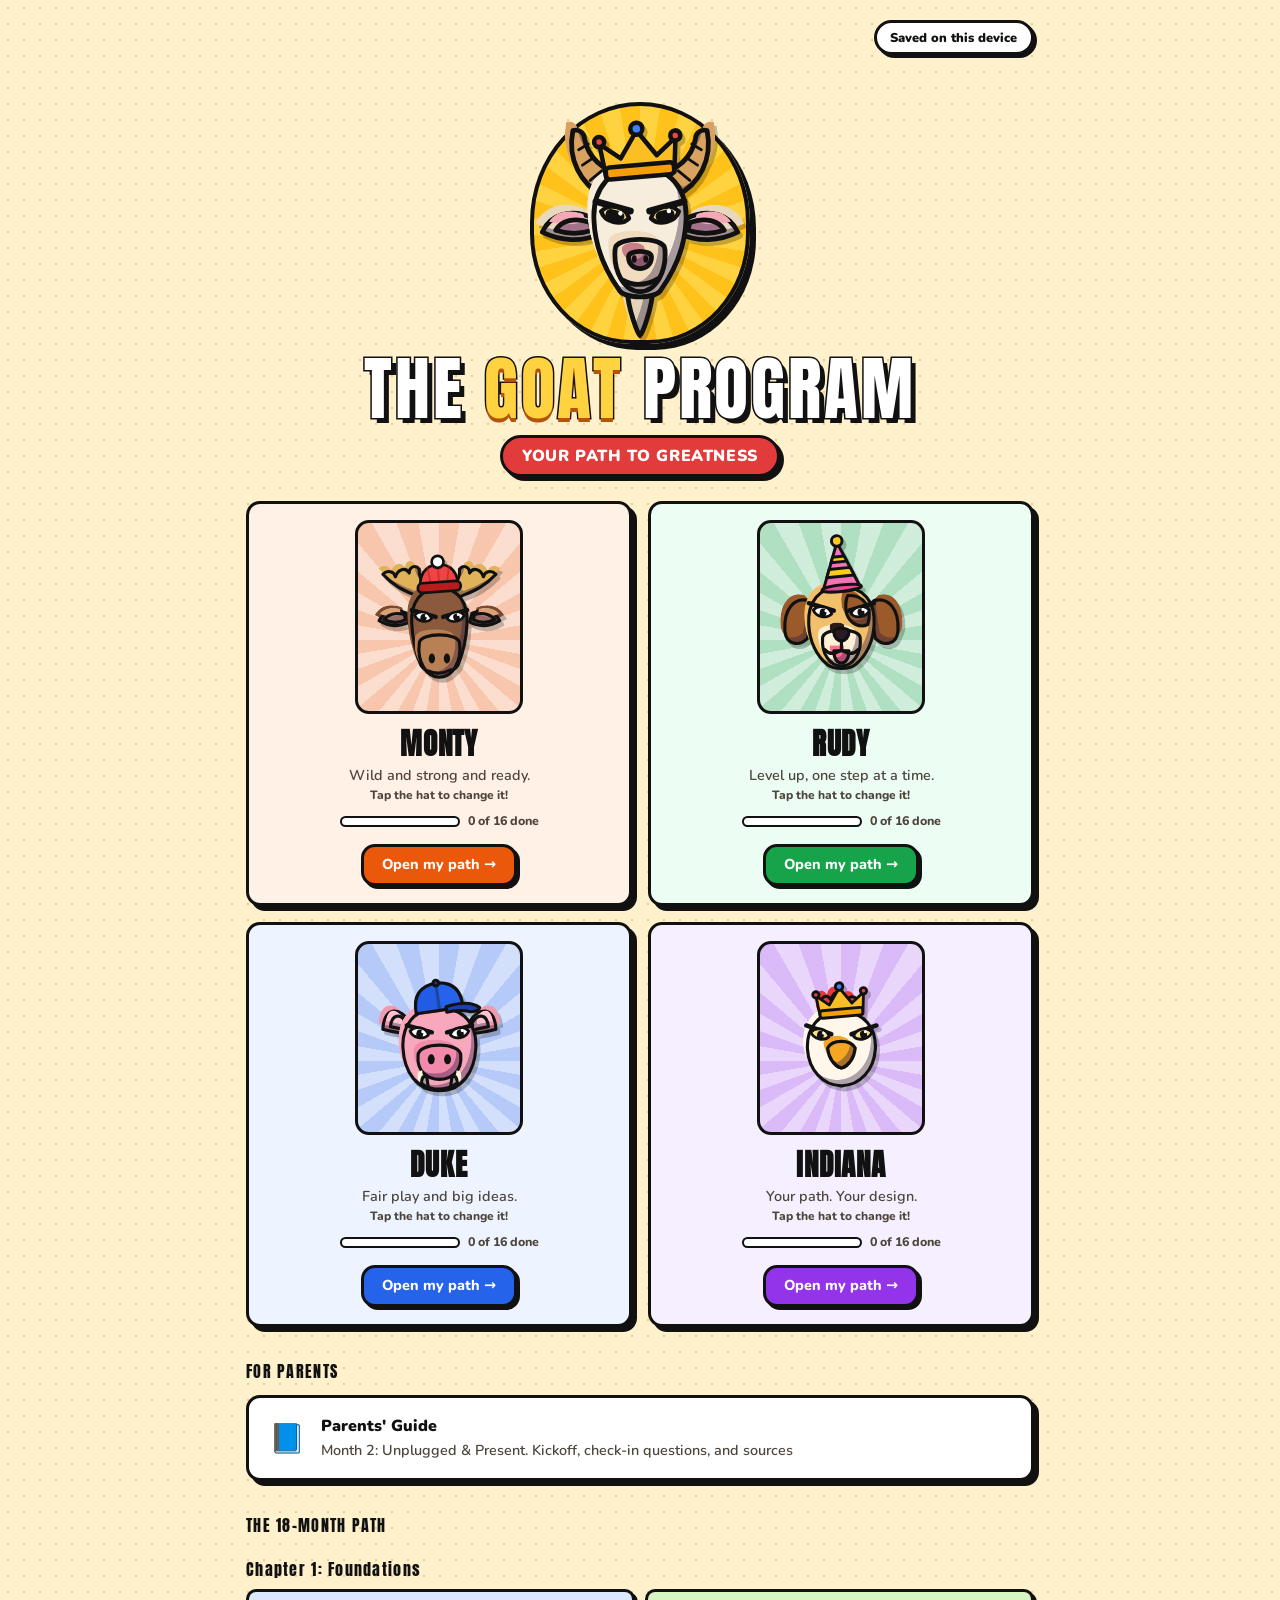
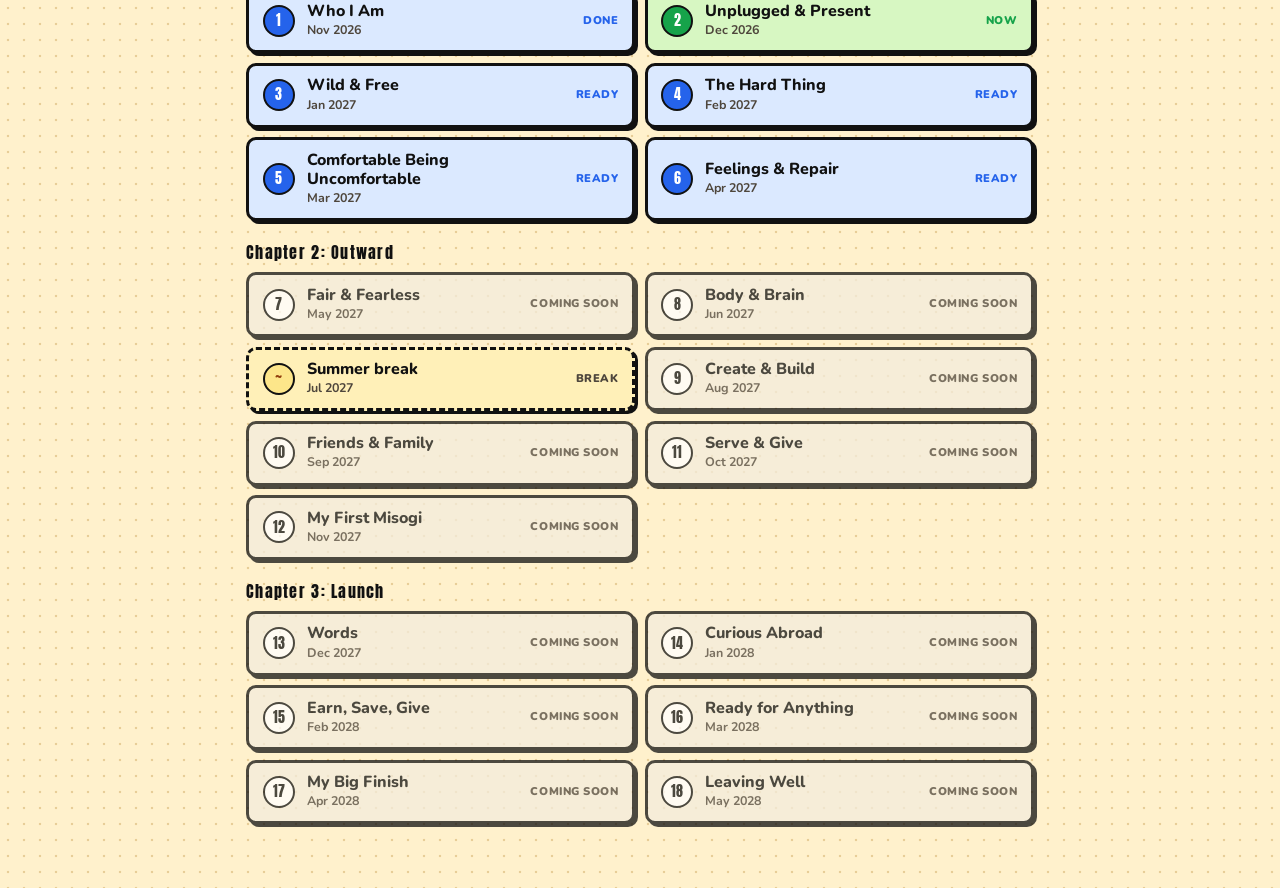
<file: index.html>
<!DOCTYPE html>
<html lang="en" data-theme="light">
<head>
  <meta charset="UTF-8" />
  <meta name="viewport" content="width=device-width, initial-scale=1.0" />
  <title>The Goat Program</title>
  <link rel="preconnect" href="https://fonts.googleapis.com">
  <link rel="preconnect" href="https://fonts.gstatic.com" crossorigin>
  <link href="https://fonts.googleapis.com/css2?family=Anton&family=Nunito:wght@400;600;700;800;900&display=swap" rel="stylesheet">
  <link rel="stylesheet" href="styles.css" />
</head>
<body>
  <div class="wrap" id="app"></div>
  <script src="data.js"></script>
  <script src="month-01.js"></script>
  <script src="month-02.js"></script>
  <script src="month-03.js"></script>
  <script src="month-04.js"></script>
  <script src="month-05.js"></script>
  <script src="month-06.js"></script>
  <script src="scriptures.js"></script>
  <script src="mascots.js"></script>
  <script src="progress.js"></script>
  <script>
    const C = window.CURRICULUM;
    const MONTHS = window.MONTHS;
    const app = document.getElementById('app');

    const parseDate = s => new Date(s + 'T00:00:00');
    const today = () => {
      const override = new URLSearchParams(location.search).get('today');
      return override ? parseDate(override) : new Date(new Date().toDateString());
    };
    const fmtDay = s => parseDate(s).toLocaleDateString('en-US', { weekday: 'long', month: 'short', day: 'numeric' });

    function monthState(m) {
      const t = today();
      if (t < parseDate(m.start)) return 'before';
      if (t > parseDate(m.end)) return 'after';
      return 'during';
    }

    function currentMonthNum() {
      const t = today();
      const started = Object.values(MONTHS).filter(m => t >= parseDate(m.start)).map(m => m.n);
      return started.length ? Math.max(...started) : 1;
    }

    function currentWeek(m) {
      const t = today();
      return m.weeks.find(w => t >= parseDate(w.start) && t <= parseDate(w.end))?.n ?? null;
    }

    const BRANCH_COLOR = C.branchColors;
    const esc = t => String(t).replace(/[&<>]/g, ch => ({ '&': '&amp;', '<': '&lt;', '>': '&gt;' }[ch]));

    const normRef = r => String(r).replace(/[–—]/g, '-').replace(/^Doctrine and Covenants/, 'D&C').trim();

    function scriptureBoxes(m) {
      const S = window.SCRIPTURES || {};
      return m.scriptures.map(s => {
        let text = S[normRef(s.ref)] || s.note;
        if (S[normRef(s.ref)]) {
          text = text.replace(/[:;,]\s*$/, '…');
          if (/^[a-z]/.test(text)) text = '…' + text;
        }
        return `<figure class="scripture${S[normRef(s.ref)] ? '' : ' no-text'}"><blockquote>${esc(text)}</blockquote><figcaption>${esc(s.ref)}</figcaption></figure>`;
      }).join('');
    }

    function wisdomHtml(m) {
      const cards = WisdomCards.html(m);
      if (!cards) return '';
      return `<h3 style="margin-top:1rem">The wisdom behind this month</h3>
        <p class="muted" style="font-size:0.9rem">Tap a card to flip it.</p>${cards}`;
    }

    function heroHtml(m) {
      const h = m.hero;
      if (!h) return '';
      return `
        <div class="hero-card ${h.art && window.Hero && Hero.has(h.art) ? 'has-art' : ''}">
          ${h.art && window.Hero && Hero.has(h.art) ? `<div class="hero-art-wrap">${Hero.svg(h.art)}</div>` : ''}
          <div class="hero-text">
            <div class="label">Hero of the month</div>
            <div class="title">${esc(h.name)} <span class="muted">${esc(h.source || '')}</span></div>
            <p>${esc(h.lesson)}</p>
            ${h.quote ? `<div class="t-quote">“${esc(h.quote)}”<span>${esc(h.quoteBy || '')}</span></div>` : ''}
          </div>
        </div>`;
    }

    function roadmapHtml(cur) {
      return C.chapters.map(ch => `
        <div class="chapter-title">${ch.title}</div>
        <div class="roadmap">
          ${C.roadmap.filter(r => r.ch === ch.id).map(r => {
            if (r.isBreak) return `
              <div class="rm-item break"><div class="num">~</div><div><div class="name">${r.theme}</div><div class="when">${r.when}</div></div><div class="tag">Break</div></div>`;
            const m = MONTHS[r.n];
            const tag = !m ? 'Coming soon' : (r.n === cur ? 'Now' : (monthState(m) === 'before' ? 'Ready' : 'Done'));
            const cls = !m ? 'soon' : (r.n === cur ? 'live' : 'ready');
            return `
              <div class="rm-item ${cls}">
                <div class="num">${r.n}</div>
                <div><div class="name">${r.theme}</div><div class="when">${r.when}</div></div>
                <div class="tag">${tag}</div>
              </div>`;
          }).join('')}
        </div>`).join('');
    }

    function bannerText(m, state) {
      if (state === 'before') return `Month ${m.n} starts on ${fmtDay(m.start)}. Take a look around so you know what's coming!`;
      if (state === 'after') return `Month ${m.n} has wrapped up. Finish anything that's left.`;
      return '';
    }

    function heroSay(k, m, state, cw) {
      if (state === 'before') return `Hi ${k.name}! Month ${m.n} starts ${parseDate(m.start).toLocaleDateString('en-US', { month: 'short', day: 'numeric' })}. Look around and see what's coming.`;
      if (state === 'after') return `Great month, ${k.name}! Finish anything left, then get ready for what's next.`;
      const w = m.weeks.find(x => x.n === cw);
      return w ? `Week ${w.n}: ${w.title}. You've got this, ${k.name}!` : `Keep going, ${k.name}!`;
    }

    function kidTasksFor(kidId, n) {
      const M = MONTHS[n];
      return { M, k: { ...C.kids[kidId], ...M.kids[kidId] } };
    }

    function weekTotals(kidId, n, w) {
      const { M, k } = kidTasksFor(kidId, n);
      const tasks = k.weeks[w.n];
      const need = (k.menu && tasks.length >= 4) ? Math.min(3, tasks.length) : tasks.length;
      let ticked = 0;
      tasks.forEach((t, i) => { if (Progress.isDone(`${kidId}|m${n}w${w.n}t${i}`)) ticked++; });
      let total = need, done = Math.min(ticked, need);
      if (M.checkins[w.n - 1]) { total++; if (Progress.isDone(`${kidId}|m${n}w${w.n}ci`)) done++; }
      return { done, total };
    }

    function monthTotals(kidId, n) {
      let done = 0, total = 0;
      MONTHS[n].weeks.forEach(w => { const t = weekTotals(kidId, n, w); done += t.done; total += t.total; });
      return { done, total };
    }

    function progressBar(kidId, n) {
      return `<div class="mini-progress" data-bar="month" data-kid="${kidId}" data-month="${n}"><div class="bar"><i></i></div><span></span></div>`;
    }

    function updateBars() {
      document.querySelectorAll('[data-bar="month"]').forEach(el => {
        const t = monthTotals(el.dataset.kid, Number(el.dataset.month));
        el.querySelector('i').style.width = (t.total ? Math.round(100 * t.done / t.total) : 0) + '%';
        el.querySelector('span').textContent = `${t.done} of ${t.total} done`;
      });
      document.querySelectorAll('[data-bar="week"]').forEach(el => {
        const w = MONTHS[Number(el.dataset.month)].weeks.find(x => x.n === Number(el.dataset.week));
        const t = weekTotals(el.dataset.kid, Number(el.dataset.month), w);
        el.textContent = `${t.done}/${t.total}`;
        el.classList.toggle('complete', t.total > 0 && t.done >= t.total);
      });
    }

    function renderHome() {
      document.title = C.programName;
      const cur = currentMonthNum();
      app.innerHTML = `
        <div class="home-sync">${Progress.barHtml()}</div>
        <header class="hero">
          <div class="hero-goat">${Mascot.svg('goat')}</div>
          <h1 class="title">The <span>Goat</span> Program</h1>
          <p class="tagline">Your path to Greatness</p>
        </header>

        <div class="kid-cards">
          ${Object.values(C.kids).map(k => `
            <a class="kid-card" href="#/kid/${k.id}" style="--accent:${k.accent}; --k-soft:${k.soft}">
              <div class="mascot-wrap">${Mascot.svg(k.id)}</div>
              <h2>${k.name}</h2>
              <p>${k.tagline}</p>
              <div class="hat-hint">Tap the hat to change it!</div>
              ${progressBar(k.id, cur)}
              <div class="go">Open my path →</div>
            </a>`).join('')}
        </div>

        <div class="section-title">For parents</div>
        <a class="guide-card" href="${C.guideUrl}?month=${cur}" data-month="${cur}">
          <span class="emoji">📘</span>
          <div><strong>Parents' Guide</strong><span>Month ${cur}: ${MONTHS[cur].title}. Kickoff, check-in questions, and sources</span></div>
        </a>

        <div class="section-title">The 18-month path</div>
        ${roadmapHtml(cur)}
      `;
    }

    function renderKid(id, monthNum) {
      const base = C.kids[id];
      if (!base) { location.hash = '#/'; return; }
      const n = MONTHS[monthNum] ? monthNum : currentMonthNum();
      const M = MONTHS[n];
      const k = { ...base, ...M.kids[id] };
      document.title = `${k.name} · ${C.programName}`;
      const state = monthState(M);
      const cw = currentWeek(M);
      const banner = bannerText(M, state);
      const ch = k.challenge;
      const extra = M.extra;

      const weekHtml = M.weeks.map(w => {
        const tasks = k.weeks[w.n];
        const pick = k.menu && tasks.length >= 4;
        return `
          <div class="week ${cw === w.n ? 'current' : ''}">
            <div class="week-head">
              <div class="week-num">${w.n}</div>
              <div><div class="t">${w.title}</div><div class="d">${w.dates}</div></div>
              ${w.step ? `<span class="step">${w.step}</span>` : ''}
              <span class="wk-count" data-bar="week" data-kid="${k.id}" data-month="${n}" data-week="${w.n}"></span>
              ${cw === w.n ? '<span class="now">This week</span>' : ''}
            </div>
            <div class="week-body">
              <div class="theme-line">${w.theme}</div>
              ${pick ? `<div class="pick-note">Pick any 3 of these ${tasks.length}. The last one is yours to make up.</div>` : ''}
              <ul class="tasks">
                ${tasks.map((t, i) => `
                  <li class="task">
                    <input type="checkbox" id="m${n}w${w.n}t${i}" data-field="${k.id}|m${n}w${w.n}t${i}" />
                    <label for="m${n}w${w.n}t${i}">${t}</label>
                  </li>`).join('')}
              </ul>
              ${(() => {
                const ci = M.checkins[w.n - 1];
                if (!ci) return '';
                return `<ul class="tasks tasks-ci">
                  <li class="task task-ci">
                    <input type="checkbox" id="m${n}w${w.n}ci" data-field="${k.id}|m${n}w${w.n}ci" />
                    <label for="m${n}w${w.n}ci"><b>Check-in with a parent${k.menu ? ' (your call)' : ''}</b><span>${ci.label} · ${ci.topic} · <a href="#" data-jump="checkins">see the questions</a></span></label>
                  </li>
                </ul>`;
              })()}
              <details class="family">
                <summary>Family extras (optional)</summary>
                <ul>${w.family.map(f => `<li>${f}</li>`).join('')}</ul>
              </details>
            </div>
          </div>`;
      }).join('');

      app.style.setProperty('--accent', k.accent);
      app.style.setProperty('--soft', k.soft);

      app.innerHTML = `
        <div class="topbar">
          <a class="back" href="#/">← Everyone</a>
          ${Progress.barHtml()}
          <a class="guide-link" href="${C.guideUrl}?month=${n}" data-month="${n}">📘 Parents' Guide</a>
        </div>

        <div class="kid-hero">
          <div class="hero-mascot">${Mascot.svg(k.id)}</div>
          <div class="bubble">
            <h1>${k.name}'s Path</h1>
            <p class="say">${heroSay(k, M, state, cw)}</p>
            ${progressBar(k.id, n)}
            <p class="hat-line">Tap my hat to change it! Now wearing: <span data-hat-name="${k.id}">${Mascot.hatName(k.id)}</span></p>
          </div>
        </div>

        <div class="months" role="tablist">
          ${C.roadmap.filter(r => !r.isBreak).map(r => MONTHS[r.n]
            ? `<a class="chip ${r.n === n ? 'active' : ''}" href="#/kid/${k.id}/${r.n}" role="tab" aria-selected="${r.n === n}">Month ${r.n}</a>`
            : `<button class="chip disabled" disabled title="Coming soon">Month ${r.n} · soon</button>`).join('')}
        </div>

        ${banner ? `<div class="banner now">${banner}</div>` : ''}

        <nav class="nav">
          <a href="#" data-jump="idea">The big idea</a>
          <a href="#" data-jump="schedule">Schedule</a>
          <a href="#" data-jump="challenge">Challenge</a>
          <a href="#" data-jump="checkins">Check-ins</a>
          <a href="#" data-jump="extra">${extra.navLabel}</a>
          <a href="#" data-jump="badge">Badge</a>
        </nav>

        <section class="card" id="idea">
          <h2>Month ${n}: ${M.title}</h2>
          <p class="big-idea">${M.principle}</p>
          <div class="ideas">
            ${M.ideas.map(i => `<div class="idea"><strong>${i.title}</strong>${i.text}</div>`).join('')}
          </div>
          <h3>Scriptures to explore</h3>
          <div class="scripture-grid">${scriptureBoxes(M)}</div>
          <div class="two">
            <div class="mini"><div class="label">Read together</div><div class="title">${M.familyRead.title}</div><div class="muted">${M.familyRead.by}. ${M.familyRead.note}</div></div>
            <div class="mini"><div class="label">Your book</div><div class="title">${k.book.title}</div><div class="muted">${k.book.by}. ${k.book.alt}</div></div>
            <div class="mini"><div class="label">Movie night</div><div class="title">${M.movie.title} (${M.movie.rating})</div><div class="muted">${M.movie.note}</div></div>
          </div>
        </section>

        <section id="schedule">
          <div class="section-title">Your schedule · ${M.dates}</div>
          ${weekHtml}
        </section>

        <section class="card challenge" id="challenge">
          <h2>Your challenge: ${ch.name}</h2>
          <dl>
            <div><dt>What you'll do</dt><dd>${ch.what}</dd></div>
            <div><dt>How long</dt><dd>${ch.length}</dd></div>
            <div><dt>The stretch</dt><dd>${ch.stretch}</dd></div>
            <div><dt>When</dt><dd>${ch.date}</dd></div>
          </dl>
        </section>

        <section class="card" id="checkins">
          <h2>Check-ins with a parent</h2>
          <p class="muted">Just the two of you, about 10–15 minutes. These are questions to think about. There are no wrong answers.</p>
          ${M.checkins.map(c => `
            <details class="checkin">
              <summary>${c.n}. ${c.topic}<span>${c.label}</span></summary>
              <ul>${c.questions.map(q => `<li>${q}</li>`).join('')}</ul>
            </details>`).join('')}
        </section>

        <section class="card" id="extra">
          <h2>${extra.title}</h2>
          <p class="muted" style="margin-bottom:0.4rem">${extra.when}</p>
          <p>${extra.text}</p>
        </section>

        <section class="card" id="badge">
          <h2>🏅 Earn ${M.badge}</h2>
          <ul class="tasks">
            ${M.earn.map((e, i) => `
              <li class="task"><input type="checkbox" id="m${n}e${i}" data-field="${k.id}|m${n}e${i}" /><label for="m${n}e${i}">${e}</label></li>`).join('')}
          </ul>
          <p class="muted" style="margin-top:0.8rem">${M.ceremony}</p>
        </section>

      `;
      window.scrollTo(0, 0);
    }

    function route() {
      const m = location.hash.match(/^#\/kid\/(\w+)(?:\/(\d+))?/);
      app.removeAttribute('style');
      if (m) renderKid(m[1], m[2] ? Number(m[2]) : currentMonthNum()); else renderHome();
      Progress.afterRender();
      updateBars();
    }

    window.addEventListener('goat:progress', updateBars);

    document.addEventListener('click', e => {
      const a = e.target.closest && e.target.closest('a[data-jump]');
      if (!a) return;
      e.preventDefault();
      document.getElementById(a.dataset.jump)?.scrollIntoView({ behavior: 'smooth', block: 'start' });
    });

    document.addEventListener('click', e => {
      const a = e.target.closest && e.target.closest('a[data-month]');
      if (a) { try { localStorage.setItem('goat-guide-month', a.dataset.month); } catch (err) {} }
    }, true);

    window.addEventListener('hashchange', route);
    route();
  </script>
</body>
</html>
</file>
<file: styles.css>
:root {
  --bg: #f8f5f0;
  --card: #ffffff;
  --border: #e8e0d4;
  --text: #1c1917;
  --muted: #6b645d;
  --accent: #2563eb;
  --soft: #eef4ff;
  --radius: 16px;
  --shadow: 0 2px 8px rgba(0, 0, 0, 0.07);
  --font: 'Nunito', system-ui, -apple-system, 'Segoe UI', sans-serif;
}

@media (prefers-color-scheme: dark) {
  :root:not([data-theme='light']) {
    --bg: #161412;
    --card: #211e1b;
    --border: #38332e;
    --text: #f5f1ec;
    --muted: #a8a099;
    --shadow: 0 2px 8px rgba(0, 0, 0, 0.4);
  }
}

* { box-sizing: border-box; margin: 0; padding: 0; }

body {
  font-family: var(--font);
  background: var(--bg);
  color: var(--text);
  line-height: 1.5;
  -webkit-font-smoothing: antialiased;
}

a { color: inherit; }
button { font-family: inherit; cursor: pointer; border: none; background: none; color: inherit; }
ul { list-style: none; }

.wrap { max-width: 820px; margin: 0 auto; padding: 1.25rem 1rem 4rem; }

/* Top bar */
.topbar { display: flex; align-items: center; justify-content: space-between; gap: 1rem; padding: 0.25rem 0 1rem; }
.back { font-weight: 800; font-size: 0.9rem; padding: 0.45rem 0.9rem; border-radius: 99px; border: 2px solid var(--border); background: var(--card); text-decoration: none; }
.back:hover { border-color: var(--accent); }
.guide-link { font-weight: 800; font-size: 0.9rem; text-decoration: none; padding: 0.45rem 0.9rem; border-radius: 99px; background: var(--card); border: 2px solid var(--border); }
.guide-link:hover { border-color: var(--accent); }

/* Home */
.hero { text-align: center; padding: 1.5rem 0 1.75rem; }
.hero .logo { font-size: 3.5rem; line-height: 1; }
.hero h1 { font-size: 2.1rem; font-weight: 900; letter-spacing: -0.5px; margin: 0.4rem 0 0.2rem; }
.hero p { color: var(--muted); font-weight: 600; }

.section-title { font-size: 0.8rem; font-weight: 900; text-transform: uppercase; letter-spacing: 0.08em; color: var(--muted); margin: 2rem 0 0.75rem; }

.kid-cards { display: grid; grid-template-columns: repeat(2, 1fr); gap: 1rem; }
@media (max-width: 520px) { .kid-cards { grid-template-columns: 1fr; } }
.kid-card {
  display: block; text-decoration: none; text-align: left;
  background: var(--card); border: 2px solid var(--border); border-radius: var(--radius);
  padding: 1.25rem; box-shadow: var(--shadow);
  transition: transform 0.15s ease, border-color 0.15s ease;
  border-top: 6px solid var(--accent);
}
.kid-card:hover { transform: translateY(-3px); border-color: var(--accent); }
.kid-card .emoji { font-size: 2.2rem; line-height: 1; }
.kid-card h2 { font-size: 1.4rem; font-weight: 900; margin-top: 0.4rem; }
.kid-card p { color: var(--muted); font-weight: 600; font-size: 0.9rem; }
.kid-card .go { margin-top: 0.6rem; font-weight: 800; color: var(--accent); font-size: 0.9rem; }

.guide-card { display: flex; align-items: center; gap: 1rem; text-decoration: none; background: var(--card); border: 2px dashed var(--border); border-radius: var(--radius); padding: 1rem 1.25rem; }
.guide-card:hover { border-color: var(--text); }
.guide-card .emoji { font-size: 1.8rem; }
.guide-card strong { display: block; font-weight: 900; }
.guide-card span { color: var(--muted); font-size: 0.9rem; font-weight: 600; }

/* Roadmap */
.roadmap { display: grid; grid-template-columns: repeat(2, 1fr); gap: 0.6rem; }
@media (max-width: 520px) { .roadmap { grid-template-columns: 1fr; } }
.rm-item { display: flex; gap: 0.75rem; align-items: center; background: var(--card); border: 2px solid var(--border); border-radius: 12px; padding: 0.65rem 0.85rem; }
.rm-item .num { flex: none; width: 2rem; height: 2rem; border-radius: 50%; display: grid; place-items: center; font-weight: 900; background: var(--border); color: var(--muted); font-size: 0.9rem; }
.rm-item .name { font-weight: 800; line-height: 1.2; }
.rm-item .when { font-size: 0.78rem; color: var(--muted); font-weight: 700; }
.rm-item.live { border-color: #16a34a; }
.rm-item.live .num { background: #16a34a; color: #fff; }
.rm-item.soon { opacity: 0.65; }
.rm-item .tag { margin-left: auto; font-size: 0.7rem; font-weight: 900; text-transform: uppercase; letter-spacing: 0.05em; color: var(--muted); }
.rm-item.live .tag { color: #16a34a; }

/* Kid view */
.kid-hero { background: var(--soft); border: 2px solid var(--border); border-left: 8px solid var(--accent); border-radius: var(--radius); padding: 1.25rem 1.25rem 1.1rem; display: flex; gap: 1rem; align-items: center; }
@media (prefers-color-scheme: dark) { :root:not([data-theme='light']) .kid-hero { background: var(--card); } }
.kid-hero .emoji { font-size: 3rem; line-height: 1; }
.kid-hero h1 { font-size: 1.8rem; font-weight: 900; line-height: 1.1; }
.kid-hero p { color: var(--muted); font-weight: 700; }

.months { display: flex; gap: 0.4rem; overflow-x: auto; padding: 1rem 0 0.25rem; }
.chip { flex: none; padding: 0.4rem 0.85rem; border-radius: 99px; font-weight: 800; font-size: 0.85rem; border: 2px solid var(--border); background: var(--card); }
.chip.active { background: var(--accent); border-color: var(--accent); color: #fff; }
.chip.disabled { opacity: 0.5; cursor: default; }

.banner { margin-top: 0.75rem; padding: 0.7rem 1rem; border-radius: 12px; background: var(--card); border: 2px solid var(--border); font-weight: 700; font-size: 0.92rem; }
.banner.now { border-color: var(--accent); }

.nav { position: sticky; top: 0; z-index: 5; display: flex; gap: 0.4rem; overflow-x: auto; padding: 0.6rem 0; margin-top: 0.75rem; background: var(--bg); }
.nav a { flex: none; font-weight: 800; font-size: 0.82rem; text-decoration: none; padding: 0.3rem 0.8rem; border-radius: 99px; background: var(--card); border: 2px solid var(--border); }
.nav a:hover { border-color: var(--accent); }

.card { background: var(--card); border: 2px solid var(--border); border-radius: var(--radius); padding: 1.1rem 1.25rem; margin-top: 1rem; box-shadow: var(--shadow); }
.card h2 { font-size: 1.25rem; font-weight: 900; margin-bottom: 0.5rem; }
.card h3 { font-size: 1rem; font-weight: 900; }
.muted { color: var(--muted); font-weight: 600; }
.big-idea { font-size: 1.15rem; font-weight: 800; line-height: 1.35; color: var(--accent); margin-bottom: 0.9rem; }

.ideas { display: grid; gap: 0.5rem; margin-bottom: 1rem; }
.idea { background: var(--soft); border-radius: 12px; padding: 0.6rem 0.85rem; }
@media (prefers-color-scheme: dark) { :root:not([data-theme='light']) .idea { background: var(--bg); } }
.idea strong { display: block; }

.scrips { display: grid; gap: 0.35rem; font-size: 0.92rem; }
.scrips li strong { color: var(--accent); }

.two { display: grid; grid-template-columns: 1fr 1fr; gap: 0.75rem; margin-top: 0.5rem; }
@media (max-width: 560px) { .two { grid-template-columns: 1fr; } }
.mini { border: 2px solid var(--border); border-radius: 12px; padding: 0.7rem 0.9rem; }
.mini .label { font-size: 0.72rem; font-weight: 900; text-transform: uppercase; letter-spacing: 0.06em; color: var(--muted); }
.mini .title { font-weight: 900; }

/* Weeks */
.week { border: 2px solid var(--border); border-radius: 14px; margin-top: 0.75rem; overflow: hidden; background: var(--card); }
.week.current { border-color: var(--accent); }
.week-head { display: flex; align-items: center; gap: 0.75rem; padding: 0.8rem 1rem; background: var(--soft); }
@media (prefers-color-scheme: dark) { :root:not([data-theme='light']) .week-head { background: var(--bg); } }
.week-num { flex: none; width: 2.2rem; height: 2.2rem; border-radius: 50%; background: var(--accent); color: #fff; display: grid; place-items: center; font-weight: 900; }
.week-head .t { font-weight: 900; line-height: 1.15; }
.week-head .d { font-size: 0.8rem; font-weight: 700; color: var(--muted); }
.week-head .now { margin-left: auto; font-size: 0.7rem; font-weight: 900; text-transform: uppercase; letter-spacing: 0.06em; background: var(--accent); color: #fff; padding: 0.15rem 0.55rem; border-radius: 99px; }
.week-body { padding: 0.75rem 1rem 0.9rem; }
.theme-line { font-weight: 700; color: var(--muted); font-size: 0.9rem; margin-bottom: 0.5rem; }
.pick-note { font-weight: 800; font-size: 0.85rem; color: var(--accent); margin-bottom: 0.4rem; }

.tasks { display: grid; gap: 0.5rem; }
.task { display: flex; gap: 0.7rem; align-items: flex-start; }
.task input { flex: none; width: 1.3rem; height: 1.3rem; margin-top: 0.15rem; accent-color: var(--accent); cursor: pointer; }
.task label { cursor: pointer; }
.task input:checked + label { color: var(--muted); text-decoration: line-through; }

details.family { margin-top: 0.8rem; border-top: 2px dashed var(--border); padding-top: 0.6rem; }
details.family summary { font-weight: 800; font-size: 0.88rem; color: var(--muted); cursor: pointer; }
details.family ul { margin-top: 0.4rem; padding-left: 1.1rem; list-style: disc; font-size: 0.92rem; }

/* Challenge */
.challenge dl { display: grid; gap: 0.6rem; margin-top: 0.4rem; }
.challenge dt { font-size: 0.72rem; font-weight: 900; text-transform: uppercase; letter-spacing: 0.06em; color: var(--muted); }
.challenge dd { font-weight: 700; }

/* Check-ins */
.checkin { border: 2px solid var(--border); border-radius: 12px; padding: 0.7rem 0.9rem; margin-top: 0.6rem; }
.checkin summary { cursor: pointer; font-weight: 900; }
.checkin summary span { font-weight: 700; color: var(--muted); font-size: 0.85rem; margin-left: 0.4rem; }
.checkin ul { margin-top: 0.5rem; padding-left: 1.1rem; list-style: disc; font-size: 0.93rem; }

.footnote { margin-top: 2rem; text-align: center; color: var(--muted); font-size: 0.82rem; font-weight: 600; }

/* ── Playful (Duolingo-style) layer ───────────────────────────────────────── */

:root { --radius: 20px; --lift: 4px; }

.mascot { display: block; width: 100%; height: auto; overflow: visible; }
.mascot .bob { animation: bob 3.2s ease-in-out infinite; }
.mascot .eyes { transform-box: fill-box; transform-origin: center; animation: blink 5s infinite; }
.mascot .hat-slot { cursor: pointer; outline: none; }
.mascot .hat-slot:focus-visible .hat-inner { filter: drop-shadow(0 0 4px var(--accent)); }
.mascot .hat-inner { transform-box: fill-box; transform-origin: 50% 100%; }
.mascot .hat-inner.pop { animation: pop 0.5s ease-out; }
@keyframes bob { 50% { transform: translateY(-4px); } }
@keyframes blink { 0%, 92%, 100% { transform: scaleY(1); } 95% { transform: scaleY(0.1); } }
@keyframes pop {
  0% { transform: scale(0.7) rotate(0); }
  35% { transform: scale(1.25) rotate(-10deg); }
  65% { transform: scale(0.95) rotate(5deg); }
  100% { transform: scale(1) rotate(0); }
}
@media (prefers-reduced-motion: reduce) {
  .mascot .bob, .mascot .eyes, .mascot .hat-inner.pop { animation: none; }
}

.mini-mascot { display: inline-block; width: 34px; vertical-align: middle; margin-right: 0.35rem; }

/* Chunky buttons */
.back, .guide-link, .chip, .nav a {
  border: 2px solid var(--border);
  border-bottom-width: 4px;
  transition: transform 0.08s ease, border-color 0.15s ease;
}
.back:active, .guide-link:active, .chip:active:not(.disabled), .nav a:active { transform: translateY(2px); border-bottom-width: 2px; }
.chip.active { border-bottom-color: rgba(0, 0, 0, 0.25); }

/* Cards */
.card, .week, .kid-card, .guide-card, .mini, .rm-item, .ref, .checkin, .banner {
  border-bottom-width: 4px;
}
.card { border-radius: var(--radius); }
.week { border-radius: var(--radius); }
.week-head { padding: 0.9rem 1.1rem; }

/* Home kid cards */
.kid-card { background: var(--k-soft, var(--card)); border-top: 2px solid var(--border); border-bottom: 6px solid var(--accent); padding: 1rem 1rem 1.1rem; text-align: center; }
.kid-card:hover { transform: translateY(-4px); }
.kid-card:active { transform: translateY(0); border-bottom-width: 4px; }
.kid-card .mascot-wrap { width: 150px; margin: 0 auto 0.3rem; }
.kid-card h2 { font-size: 1.5rem; }
.kid-card .go { display: inline-block; margin-top: 0.6rem; padding: 0.45rem 1.1rem; border-radius: 14px; background: var(--accent); color: #fff; box-shadow: 0 4px 0 rgba(0, 0, 0, 0.22); }
.hat-hint { font-size: 0.75rem; font-weight: 800; color: var(--muted); }
@media (prefers-color-scheme: dark) { :root:not([data-theme='light']) .kid-card { background: var(--card); } }

/* Kid hero: mascot + speech bubble */
.kid-hero { border-left-width: 2px; border-left-color: var(--border); border-bottom: 6px solid var(--accent); align-items: center; padding: 1rem 1.25rem; gap: 1.25rem; }
.hero-mascot { flex: none; width: 150px; }
.bubble { position: relative; flex: 1; background: var(--card); border: 2px solid var(--border); border-bottom-width: 4px; border-radius: 18px; padding: 0.8rem 1rem; }
.bubble::before { content: ''; position: absolute; left: -11px; top: 50%; width: 18px; height: 18px; background: var(--card); border-left: 2px solid var(--border); border-bottom: 2px solid var(--border); transform: translateY(-50%) rotate(45deg); }
.bubble h1 { font-size: 1.6rem; }
.bubble .say { font-weight: 700; margin-top: 0.15rem; }
.bubble .hat-line { margin-top: 0.35rem; font-size: 0.78rem; font-weight: 800; color: var(--muted); }
@media (max-width: 520px) {
  .kid-hero { flex-direction: column; text-align: center; }
  .bubble::before { left: 50%; top: -11px; transform: translateX(-50%) rotate(135deg); }
  .hero-mascot { width: 130px; }
}

/* Chunkier checkboxes */
.task input { width: 1.5rem; height: 1.5rem; }

/* Home hero */
.hero .logo { font-size: 3rem; }

.months, .nav { scrollbar-width: none; }
.months::-webkit-scrollbar, .nav::-webkit-scrollbar { display: none; }

/* Title hero */
.hero { padding: 1rem 0 1.5rem; }
.hero-goat { position: relative; width: 240px; margin: 0 auto; }
.hero-goat::before {
  content: ''; position: absolute; inset: -18% -30% -8%; z-index: 0;
  background: radial-gradient(circle at 50% 50%, rgba(251, 191, 36, 0.55), rgba(251, 191, 36, 0) 68%);
}
.hero-goat .mascot { position: relative; z-index: 1; }
.hero .title {
  font-size: clamp(2.2rem, 8vw, 3.4rem); font-weight: 900; letter-spacing: -1px; line-height: 1.05; margin: 0.6rem 0 0.7rem;
  text-shadow: 0 4px 0 rgba(0, 0, 0, 0.12);
}
.hero .title span { color: #f59e0b; text-shadow: 0 4px 0 #b45309; }
.hero .tagline {
  display: inline-block; font-weight: 900; font-size: 1rem; letter-spacing: 0.04em; text-transform: uppercase; color: #fff;
  background: #7c3aed; padding: 0.4rem 1.2rem; border-radius: 99px; box-shadow: 0 4px 0 #5b21b6;
}

a.chip { text-decoration: none; display: inline-block; }
.rm-item.ready { border-color: #2563eb; }
.rm-item.ready .num { background: #2563eb; color: #fff; }
.rm-item.ready .tag { color: #2563eb; }
.nav { scroll-margin-top: 0; }
section[id], .card[id] { scroll-margin-top: 4rem; }

/* Wisdom, hero, steps, chapters */
.tactics { display: grid; gap: 0.6rem; margin-top: 0.5rem; }
.tactic { border: 2px solid var(--border); border-left: 6px solid var(--bc); border-radius: 12px; padding: 0.6rem 0.85rem; background: var(--card); }
.t-top { display: flex; justify-content: space-between; align-items: baseline; gap: 0.5rem; flex-wrap: wrap; }
.t-name { font-weight: 900; }
.t-branch { font-size: 0.7rem; font-weight: 900; text-transform: uppercase; letter-spacing: 0.06em; color: var(--bc); }
.t-line { font-size: 0.9rem; margin-top: 0.25rem; }
.t-line strong { font-size: 0.72rem; text-transform: uppercase; letter-spacing: 0.05em; color: var(--muted); margin-right: 0.3rem; }
.t-quote { margin-top: 0.4rem; font-style: italic; font-size: 0.92rem; }
.t-quote span { display: block; font-style: normal; font-size: 0.78rem; font-weight: 700; color: var(--muted); margin-top: 0.15rem; }
.t-flag { font-size: 0.75rem; font-weight: 800; color: #b45309; }
.hero-card { margin-top: 0.9rem; border: 2px solid var(--border); border-radius: 12px; padding: 0.7rem 0.9rem; background: var(--soft); }
@media (prefers-color-scheme: dark) { :root:not([data-theme='light']) .hero-card { background: var(--bg); } }
.hero-card .label { font-size: 0.72rem; font-weight: 900; text-transform: uppercase; letter-spacing: 0.06em; color: var(--muted); }
.hero-card .title { font-weight: 900; }
.hero-card p { margin-top: 0.25rem; }
.step { margin-left: auto; font-size: 0.7rem; font-weight: 900; text-transform: uppercase; letter-spacing: 0.06em; border: 2px solid var(--accent); color: var(--accent); padding: 0.1rem 0.55rem; border-radius: 99px; }
.step + .now { margin-left: 0.4rem; }
.chapter-title { font-size: 0.85rem; font-weight: 900; color: var(--muted); margin: 1.2rem 0 0.5rem; }
.rm-item.break { border-style: dashed; opacity: 0.8; }
.rm-item.break .num { background: #fde68a; color: #92400e; }

/* ── Ink and cel theme ───────────────────────────────────────────────────── */

:root {
  color-scheme: light;
  --bg: #fff1cc;
  --card: #ffffff;
  --border: #111111;
  --text: #111111;
  --muted: #4e463c;
  --ink: #111111;
  --radius: 14px;
  --display: 'Anton', Impact, 'Arial Narrow', sans-serif;
}

body {
  background-color: var(--bg);
  background-image: radial-gradient(rgba(176, 124, 30, 0.3) 1.3px, transparent 1.6px);
  background-size: 16px 16px;
  color: var(--ink);
}

h1, h2, .hero .title { font-family: var(--display); font-weight: 400; text-transform: uppercase; letter-spacing: 0.03em; }
.section-title, .chapter-title { color: var(--ink); font-family: var(--display); font-weight: 400; letter-spacing: 0.08em; font-size: 1rem; }

/* Panels: hard outline, hard shadow */
.card, .week, .kid-card, .guide-card, .kid-hero, .bubble {
  border: 3px solid var(--ink) !important;
  border-radius: var(--radius);
  box-shadow: 5px 5px 0 var(--ink);
}
.idea, .mini, .rm-item, .ref, .checkin, .banner, .hero-card, .tactic, .kidtasks details, .kid-note, .style-card {
  border: 3px solid var(--ink) !important;
  border-radius: 10px;
  box-shadow: 3px 3px 0 var(--ink);
}
.tactic { border-left: 9px solid var(--bc) !important; }
.kid-note { border-left: 9px solid var(--k) !important; }
.guide-card { border-style: solid !important; background: #fff; }
.guide-card:hover { transform: translate(-2px, -2px); box-shadow: 7px 7px 0 var(--ink); }

/* Chunky buttons */
.back, .guide-link, .chip, .nav a {
  border: 3px solid var(--ink) !important;
  background: #fff;
  color: var(--ink);
  font-weight: 900;
  box-shadow: 3px 3px 0 var(--ink);
}
.back:hover, .guide-link:hover, .nav a:hover { background: #ffd23f; border-color: var(--ink) !important; }
.back:active, .guide-link:active, .chip:active:not(.disabled), .nav a:active { transform: translate(2px, 2px); box-shadow: 1px 1px 0 var(--ink); }
.chip.active { background: var(--accent); color: #fff; }
.chip.disabled { opacity: 0.5; box-shadow: none; }

/* Weeks */
.week-head { background: var(--accent); color: #fff; border-bottom: 3px solid var(--ink); }
.week-head .t { font-family: var(--display); font-weight: 400; letter-spacing: 0.03em; font-size: 1.15rem; text-transform: uppercase; }
.week-head .d { color: rgba(255, 255, 255, 0.9); }
.week-num { background: #fff; color: var(--accent); border: 3px solid var(--ink); font-family: var(--display); font-weight: 400; }
.step { background: #fff; color: var(--ink); border: 2px solid var(--ink); }
.week-head .now { background: #ffd23f; color: var(--ink); border: 2px solid var(--ink); }
.week.current { box-shadow: 5px 5px 0 var(--accent), 5px 5px 0 3px var(--ink); }
.theme-line { color: var(--ink); }
.week-header { border-bottom-color: var(--ink); }

/* Heroes and stages */
.kid-hero {
  background: repeating-conic-gradient(from 0deg at 14% 50%,
    color-mix(in srgb, var(--accent) 30%, #fff) 0deg 9deg,
    color-mix(in srgb, var(--accent) 18%, #fff) 9deg 18deg) !important;
}
.bubble { background: #fff; }
.bubble::before { background: #fff; border-left: 3px solid var(--ink); border-bottom: 3px solid var(--ink); }
.hero-mascot, .kid-card .mascot-wrap {
  border: 3px solid var(--ink);
  border-radius: 14px;
  background: repeating-conic-gradient(from 0deg at 50% 62%,
    color-mix(in srgb, var(--accent) 34%, #fff) 0deg 10deg,
    color-mix(in srgb, var(--accent) 20%, #fff) 10deg 20deg);
  padding: 0.35rem;
}
.hero-mascot { width: 160px; }
.mascot { filter: drop-shadow(3px 4px 0 rgba(0, 0, 0, 0.22)); }

/* Home */
.hero-goat::before {
  inset: 10% 2% 0 2%;
  border: 4px solid var(--ink);
  border-radius: 50% 50% 46% 46%;
  box-shadow: 6px 6px 0 var(--ink);
  background: repeating-conic-gradient(from 0deg at 50% 55%, #ffd23f 0deg 9deg, #ffc21a 9deg 18deg);
}
.hero-goat { width: 230px; }
.hero .title {
  font-size: clamp(2.6rem, 10vw, 4.4rem);
  color: #fff;
  -webkit-text-stroke: 3px var(--ink);
  paint-order: stroke fill;
  text-shadow: 5px 5px 0 var(--ink);
  letter-spacing: 0.04em;
  line-height: 1;
}
.hero .title span { color: #ffd23f; }
.hero .tagline { background: #e23b3b; border: 3px solid var(--ink); box-shadow: 4px 4px 0 var(--ink); color: #fff; font-weight: 900; }
.kid-card { background: var(--k-soft, #fff) !important; }
.kid-card:hover { transform: translate(-3px, -3px); box-shadow: 8px 8px 0 var(--ink); }
.kid-card:active { transform: translate(2px, 2px); box-shadow: 2px 2px 0 var(--ink); }
.kid-card .mascot-wrap { width: 168px; margin: 0 auto 0.5rem; }
.kid-card h2 { font-size: 1.8rem; }
.kid-card .go { background: var(--accent); color: #fff; border: 3px solid var(--ink); box-shadow: 3px 3px 0 var(--ink); }

/* Roadmap */
.rm-item.live { background: #d7f7c2; }
.rm-item.ready { background: #dbe9ff; border-color: var(--ink); }
.rm-item.soon { background: #f3ecdc; opacity: 0.75; }
.rm-item.break { background: #fff0b8; border-style: dashed !important; opacity: 1; }
.rm-item .num { border: 2px solid var(--ink); font-family: var(--display); font-weight: 400; background: #fff; color: var(--ink); }
.rm-item.live .num { background: #16a34a; color: #fff; }
.rm-item.ready .num { background: #2563eb; color: #fff; }

/* Checkboxes */
.task input[type='checkbox'] {
  appearance: none;
  -webkit-appearance: none;
  position: relative;
  flex: none;
  width: 1.6rem;
  height: 1.6rem;
  margin-top: 0.1rem;
  background: #fff;
  border: 3px solid var(--ink);
  border-radius: 7px;
  box-shadow: 2px 2px 0 var(--ink);
}
.task input[type='checkbox']:checked { background: var(--accent); }
.task input[type='checkbox']:checked::after {
  content: '';
  position: absolute;
  left: 0.42rem;
  top: 0.06rem;
  width: 0.42rem;
  height: 0.85rem;
  border: solid #fff;
  border-width: 0 3px 3px 0;
  transform: rotate(45deg);
}

/* Small bits */
.hero-card { background: color-mix(in srgb, var(--accent) 14%, #fff); }
.idea { background: color-mix(in srgb, var(--accent) 10%, #fff); }
.tactic, .hero-card .t-quote { background-color: transparent; }
.t-name { font-weight: 900; }
.pick-note { color: var(--accent); }
.banner { background: #fff; }
.banner.now { border-color: var(--ink); background: #ffd23f; }
.month-title, .kid-hero h1, .bubble h1 { letter-spacing: 0.03em; }

/* Hero portraits */
.hero-art { display: block; width: 100%; height: auto; filter: drop-shadow(3px 4px 0 rgba(0, 0, 0, 0.22)); }
.hero-card.has-art { display: flex; gap: 1rem; align-items: center; }
.hero-art-wrap {
  flex: none; width: 150px;
  border: 3px solid var(--ink); border-radius: 12px;
  background: repeating-conic-gradient(from 0deg at 50% 60%, #ffd23f 0deg 9deg, #ffc21a 9deg 18deg);
  overflow: hidden;
}
.hero-text { flex: 1; min-width: 0; }
@media (max-width: 520px) { .hero-card.has-art { flex-direction: column; text-align: center; } .hero-art-wrap { width: 170px; } }

/* Scripture boxes */
.scripture-grid { display: grid; grid-template-columns: repeat(2, 1fr); gap: 0.8rem; margin-top: 0.6rem; }
@media (max-width: 620px) { .scripture-grid { grid-template-columns: 1fr; } }
.scripture {
  position: relative;
  margin: 0;
  padding: 1rem 1rem 0.7rem 1.1rem;
  background: #fffbea;
  border: 3px solid var(--ink);
  border-left: 9px solid var(--accent);
  border-radius: 10px;
  box-shadow: 3px 3px 0 var(--ink);
}
.scripture::before {
  content: '\201C';
  position: absolute; top: -0.35rem; right: 0.6rem;
  font-family: var(--display); font-size: 3.2rem; line-height: 1;
  color: color-mix(in srgb, var(--accent) 35%, #fff);
}
.scripture blockquote { margin: 0; font-family: Georgia, 'Times New Roman', serif; font-style: italic; font-size: 1.02rem; line-height: 1.45; color: var(--ink); }
.scripture.no-text blockquote { font-family: var(--font); font-style: normal; font-weight: 700; color: var(--muted); }
.scripture figcaption { margin-top: 0.55rem; font-size: 0.72rem; font-weight: 900; letter-spacing: 0.07em; text-transform: uppercase; color: var(--muted); }

/* Wisdom flashcards */
.flashcards { display: grid; grid-template-columns: repeat(auto-fill, minmax(230px, 1fr)); gap: 0.9rem; margin-top: 0.6rem; }
.flashcard { display: block; padding: 0; background: none; border: none; text-align: left; cursor: pointer; perspective: 900px; font: inherit; color: var(--ink); }
.flashcard:focus-visible { outline: 3px solid var(--accent); outline-offset: 3px; border-radius: 12px; }
.fc-inner { display: grid; position: relative; transition: transform 0.55s cubic-bezier(.3, 1.2, .4, 1); transform-style: preserve-3d; }
.flashcard.flipped .fc-inner { transform: rotateY(180deg); }
.fc-face {
  grid-area: 1 / 1;
  display: flex; flex-direction: column; gap: 0.45rem;
  min-height: 200px; padding: 1rem 1rem 0.8rem;
  border: 3px solid var(--ink); border-radius: 12px; box-shadow: 4px 4px 0 var(--ink);
  backface-visibility: hidden; -webkit-backface-visibility: hidden;
}
.fc-front {
  justify-content: center; align-items: center; text-align: center;
  background: repeating-conic-gradient(from 0deg at 50% 100%, color-mix(in srgb, var(--bc) 85%, #fff) 0deg 9deg, var(--bc) 9deg 18deg);
  color: #fff;
}
.fc-branch { font-size: 0.7rem; font-weight: 900; letter-spacing: 0.08em; text-transform: uppercase; background: #fff; color: var(--ink); border: 2px solid var(--ink); border-radius: 99px; padding: 0.1rem 0.6rem; }
.fc-name { font-family: var(--display); font-size: 1.6rem; line-height: 1.08; text-transform: uppercase; letter-spacing: 0.03em; text-shadow: 2px 2px 0 var(--ink); -webkit-text-stroke: 1.5px var(--ink); paint-order: stroke fill; }
.fc-hint { font-size: 0.75rem; font-weight: 800; color: #fff; opacity: 0.9; }
.fc-back { transform: rotateY(180deg); background: #fffbea; border-top: 9px solid var(--bc); }
.fc-label { font-size: 0.68rem; font-weight: 900; letter-spacing: 0.08em; text-transform: uppercase; color: var(--bc); }
.fc-def { font-weight: 800; font-size: 1rem; line-height: 1.3; }
.fc-quote { font-family: Georgia, 'Times New Roman', serif; font-style: italic; font-size: 0.9rem; line-height: 1.4; border-top: 2px dashed var(--border); padding-top: 0.5rem; }
.fc-quote .by { display: block; font-family: var(--font); font-style: normal; font-size: 0.74rem; font-weight: 700; color: var(--muted); margin-top: 0.15rem; }
.fc-flag { display: block; margin-top: 0.3rem; font-family: var(--font); font-style: normal; font-size: 0.72rem; font-weight: 800; color: #b45309; }
.fc-book { font-size: 0.8rem; font-weight: 600; }
.fc-book b { font-size: 0.68rem; text-transform: uppercase; letter-spacing: 0.06em; color: var(--muted); margin-right: 0.25rem; }
.fc-ref { margin-top: auto; font-size: 0.7rem; font-weight: 900; letter-spacing: 0.07em; text-transform: uppercase; color: var(--muted); }
@media (prefers-reduced-motion: reduce) { .fc-inner { transition: none; } }

/* Check-in panel inside each week of the parents' guide */
.ci-guide { margin-top: 0.8rem; border: 3px solid var(--ink); border-radius: 10px; box-shadow: 3px 3px 0 var(--ink); padding: 0.55rem 0.9rem 0.75rem; background: #fff; }
.ci-guide summary { cursor: pointer; font-weight: 900; }
.ci-guide summary span { margin-left: 0.4rem; font-size: 0.8rem; font-weight: 700; color: var(--muted); }
.ci-guide .ci-q { padding-left: 1.2rem; list-style: disc; font-size: 0.93rem; }
.ci-guide .ci-q li { margin: 0.25rem 0; }

/* Uniform flashcard size */
.flashcards { display: flex; flex-wrap: wrap; gap: 0.9rem; }
.flashcard { width: 240px; max-width: 100%; height: 310px; }
.flashcards.parent .flashcard { height: 370px; }
.fc-inner { height: 100%; }
.fc-face { min-height: 0; height: 100%; overflow: hidden; }
.fc-back { overflow-y: auto; }
.flashcard { height: 330px; }
.flashcards.parent .flashcard { height: 420px; }
.fc-quote.long { font-size: 0.8rem; line-height: 1.35; }
.fc-face { padding: 0.9rem 0.9rem 0.7rem; gap: 0.4rem; }

/* Parent check-in item in each kid's weekly checklist */
.tasks-ci { margin-top: 0.7rem; }
.task-ci { padding: 0.55rem 0.75rem; border: 3px solid var(--ink); border-radius: 10px; background: color-mix(in srgb, var(--accent) 12%, #fff); box-shadow: 3px 3px 0 var(--ink); align-items: center; }
.task-ci label b { display: block; }
.task-ci label span { display: block; font-size: 0.82rem; font-weight: 700; color: var(--muted); }
.task-ci label a { color: var(--accent); font-weight: 900; }

/* Progress saving and sync */
.home-sync { display: flex; justify-content: flex-end; margin-bottom: 0.25rem; }
.topbar { flex-wrap: wrap; gap: 0.5rem; }
.sync { position: relative; }
.sync-pill {
  border: 3px solid var(--ink); border-radius: 99px; padding: 0.35rem 0.85rem; background: #fff;
  font-weight: 900; font-size: 0.8rem; box-shadow: 3px 3px 0 var(--ink); cursor: pointer;
}
.sync-pill:active { transform: translate(2px, 2px); box-shadow: 1px 1px 0 var(--ink); }
.sync-pill.s-synced { background: #d7f7c2; }
.sync-pill.s-syncing { background: #fff3b0; }
.sync-pill.s-offline { background: #ffe2c2; }
.sync-pill.s-error { background: #ffc9c9; }
.sync-panel {
  position: absolute; right: 0; top: calc(100% + 0.6rem); z-index: 20; width: min(330px, 86vw);
  display: grid; gap: 0.6rem; padding: 0.85rem;
  background: #fff; border: 3px solid var(--ink); border-radius: 12px; box-shadow: 5px 5px 0 var(--ink);
}
.sync-panel[hidden] { display: none; }
.sync-note { font-size: 0.85rem; font-weight: 700; color: var(--ink); }
.sync-panel form { display: flex; gap: 0.4rem; }
.sync-panel input { flex: 1; min-width: 0; font: inherit; padding: 0.4rem 0.6rem; border: 3px solid var(--ink); border-radius: 8px; }
.sync-panel form button { font-weight: 900; padding: 0.4rem 0.9rem; border: 3px solid var(--ink); border-radius: 8px; background: #ffd23f; box-shadow: 2px 2px 0 var(--ink); }
.link-btn { text-align: left; font-weight: 800; font-size: 0.82rem; color: var(--accent, #2563eb); text-decoration: underline; }

.mini-progress { display: flex; align-items: center; gap: 0.5rem; margin-top: 0.5rem; font-size: 0.78rem; font-weight: 800; color: var(--muted); }
.mini-progress .bar { flex: 1; height: 11px; border: 2px solid var(--ink); border-radius: 99px; background: #fff; overflow: hidden; }
.mini-progress .bar i { display: block; height: 100%; width: 0; background: var(--accent); transition: width 0.4s ease; }
.kid-card .mini-progress { justify-content: center; margin: 0.5rem 0 0.2rem; }
.kid-card .mini-progress .bar { max-width: 120px; }
.wk-count { margin-left: 0.4rem; padding: 0.05rem 0.55rem; font-size: 0.8rem; font-weight: 900; color: var(--ink); background: #fff; border: 2px solid var(--ink); border-radius: 99px; }
.wk-count.complete { background: #d7f7c2; }

.prog-row { display: flex; align-items: center; gap: 0.75rem; margin: 0.45rem 0; }
.prog-name { display: flex; align-items: center; min-width: 7.5rem; font-weight: 900; }
.prog-row .mini-progress { flex: 1; margin-top: 0; }
</file>
